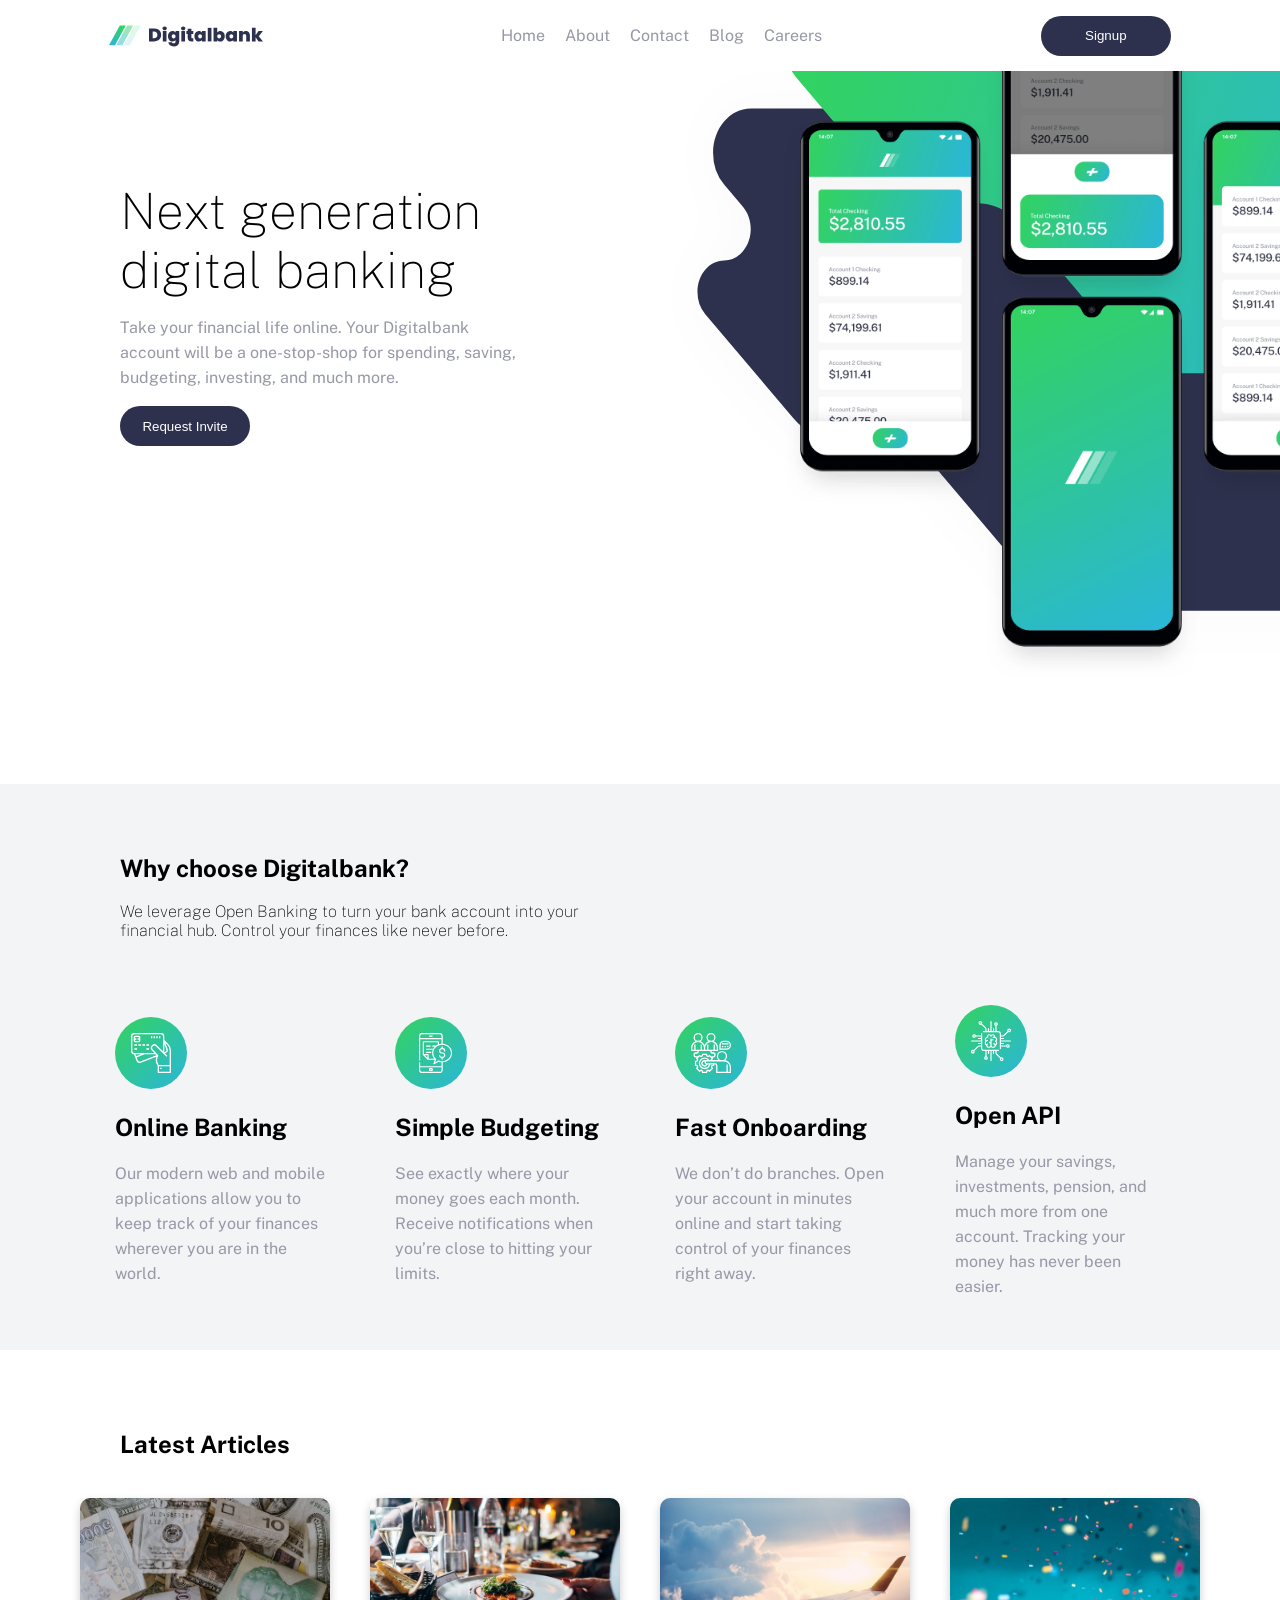
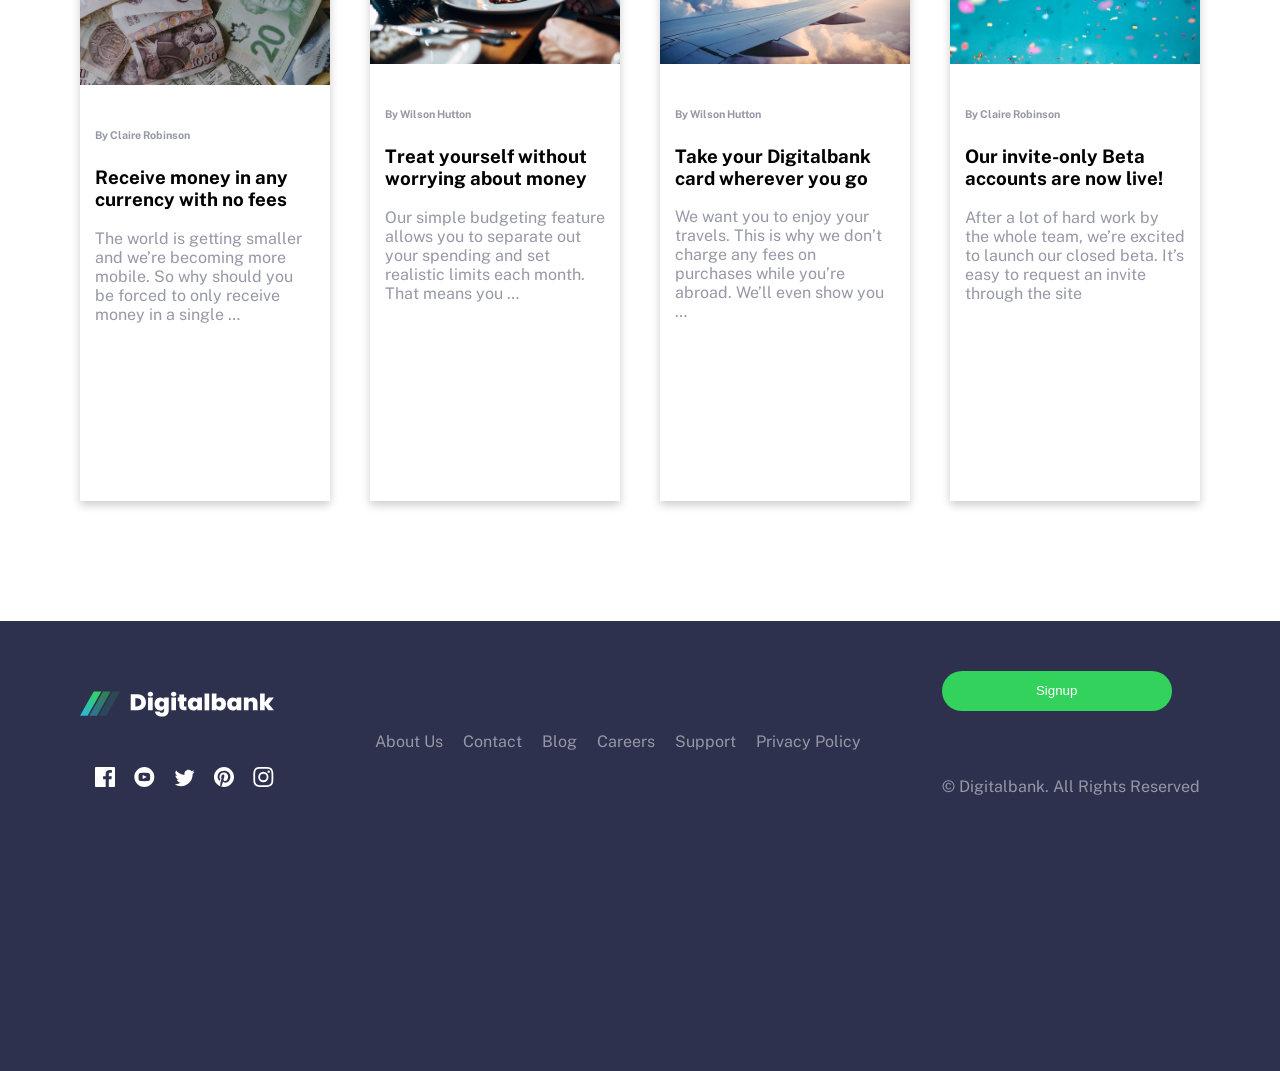
<file: index.html>
<!DOCTYPE html>
<html lang="en">
<head>
    <link rel="stylesheet" href="index.css">
    <meta charset="UTF-8">
    <meta name="viewport" content="width=device-width, initial-scale=1.0">
    <title>Digital bank</title>
</head>
<body>
      <nav>
        <img src="/images/logo-dark.svg" alt="logo-dark">

        
        <div class="hamburger-menu">
            <img src="/images/icon-hamburger.svg" alt="menu">
        </div>
        

        <ul>
            <li><a href="">Home</a></li>
            <li><a href="">About</a></li>
            <li><a href="">Contact</a></li>
            <li><a href="">Blog</a></li>
            <li><a href="">Careers</a></li>
        </ul>

        <a href="login.html" class="signup">
            <button >Signup</button>
        </a>
    </nav>

    <main>
        <div class="body-text">
            <h1>Next generation digital banking</h1>
            <p>Take your financial life online. Your Digitalbank account will be a one-stop-shop for spending, saving, budgeting, investing, and much more.</p>
            <button>Request Invite</button>
        </div>

         <div class="body-images">
            <img src="/images/bg-intro-desktop.svg" alt="" class="image1">
            <img src="/images/image-mockups.png" alt="" class="image2">
        </div>
    </main>


    <section class="section-one">
        <div class="body2-first">
            <h1>Why choose Digitalbank?</h1>
        <p>We leverage Open Banking to turn your bank account into your financial hub. Control your finances like never before.</p>
        </div>

        <div class="body2-second">

            <div class="first-card-set">
                <img src="/images/icon-online.svg" alt="">
                <h2>Online Banking</h2>
                <p>Our modern web and mobile applications allow you to keep track of your finances wherever you are in the world.</p>
            </div>

            <div class="first-card-set">
                <img src="/images/icon-budgeting.svg" alt="">
                <h2>Simple Budgeting</h2>
                <p>See exactly where your money goes each month. Receive notifications when you’re close to hitting your limits.</p>
            </div>

            <div class="first-card-set">
                <img src="/images/icon-onboarding.svg" alt="">
                <h2>Fast Onboarding</h2>
                <p>We don’t do branches. Open your account in minutes online and start taking control of your finances right away.</p>
            </div>

            <div class="first-card-set">
                <img src="/images/icon-api.svg" alt="">
                <h2>Open API</h2>
                <p>Manage your savings, investments, pension, and much more from one account. Tracking your money has never been easier.</p>
            </div>

        </div>
    </section>

    <section class="section-two">
        <div class="s2-h1">
            <h1>Latest Articles</h1>
        </div>

        <div class="s2-cards">

            <div class="s2-card">
                <img src="/images/image-currency.jpg" alt="">
                <div class="s2-card-text">
                <h6>By Claire Robinson</h6>
                <h3>Receive money in any currency with no fees</h3>
                <p>The world is getting smaller and we’re becoming more mobile. So why should you be forced to only receive money in a single …</p>
                </div>
            </div>

            <div class="s2-card">
                <img src="/images/image-restaurant.jpg" alt="">
                <div class="s2-card-text">
                <h6>By Wilson Hutton</h6>
                <h3>Treat yourself without worrying about money</h3>
                <p>Our simple budgeting feature allows you to separate out your spending and set realistic limits each month. That means you …</p>
                </div>
            </div>

            <div class="s2-card">
                <img src="/images/image-plane.jpg" alt="">
                <div class="s2-card-text">
                <h6>By Wilson Hutton</h6>
                <h3>Take your Digitalbank card wherever you go</h3>
                <p>We want you to enjoy your travels. This is why we don’t charge any fees on purchases while you’re abroad. We’ll even show you …</p>
                </div>
            </div>

            <div class="s2-card">
                <img src="/images/image-confetti.jpg" alt="">
                <div class="s2-card-text">
                <h6>By Claire Robinson</h6>
                <h3>Our invite-only Beta accounts are now live!</h3>
                <p>After a lot of hard work by the whole team, we’re excited to launch our closed beta. It’s easy to request an invite through the site</p>
                </div>
            </div>
        </div>
    </section>

    <footer>
        <div class="footer">
            <div class="logo">
                <img src="/images/logo-light.svg" alt="">
                <div class="icons">
                    <img src="/images/icon-facebook.svg" alt="">
                    <img src="/images/icon-youtube.svg" alt="">
                    <img src="/images/icon-twitter.svg" alt="">
                    <img src="/images/icon-pinterest.svg" alt="">
                    <img src="/images/icon-instagram.svg" alt="">

                </div>
            </div>
            <ul>
                <li><a href="">About Us</a></li>
                <li><a href="">Contact</a></li>
                <li><a href="">Blog</a></li>
                <li><a href="">Careers</a></li>
                <li><a href="">Support</a></li>
                <li><a href="">Privacy Policy</a></li>
            </ul>

            <div class="button">
                <button >Signup</button>
                <p>© Digitalbank. All Rights Reserved</p>
            </div>
            
        </div>
    </footer>
</body>
</html>
</file>
<file: index.css>
@import url('https://fonts.googleapis.com/css2?family=Karla:ital,wght@0,200..800;1,200..800&family=Public+Sans:ital,wght@0,100..900;1,100..900&display=swap');

body{
    padding: 0;
    margin: 0;
    overflow-x: hidden;
    font-family: "Public Sans", sans-serif;
}

nav{
    display: flex;
    justify-content: space-around;
    align-items: center;
    position: relative;
    z-index: 3;
    padding: 10px;
    background-color: white;
}

ul{
    display: flex;
}

li{
    list-style: none;
}

li a{
    text-decoration: none;
    margin-right: 20px;
    color: hsl(233, 8%, 62%);
}

nav button{
    width: 130px;
    height: 40px;
    border: none;
    border-radius: 20px;
    background-color: hsl(233, 26%, 24%);
    color: white;
}

.hamburger-menu {
    display: none;
}

.signup {
    text-decoration: none;
}


main{
    height: 67vh;
}

.body-text{
    margin-left: 120px;
    margin-top: 110px;
    width: 400px;
}

.body-text h1 {
    font-size: 50px;
    margin-bottom: 0;
    font-weight: lighter;
}

.body-text p {
    line-height: 25px;
    color: hsl(233, 8%, 62%);
}

.body-text button{
    width: 130px;
    height: 40px;
    border: none;
    border-radius: 20px;
    background-color: hsl(233, 26%, 24%);
    color: white;
}
.body-images {
    position: relative; 
}

.image1 {
    width: 65%;
    height: 800px;
    position: absolute;
    margin-top: -575px;
    margin-left: 650px;
}

.image2 {
    width: 48%;
    position: absolute;
    margin-top: -520px;
    margin-left: 785px;
}

.section-one{
    background-color: hsl(220, 16%, 96%);
    padding-top: 50px;
}

.body2-first{
    margin-left: 120px;
    width: 500px;
    font-weight: lighter;
}

.body2-second{
    display: flex;
    justify-content: center;
    align-items: center;
    margin: 80px;
    margin-top: 40px;
}

.first-card-set{
    width: 300px;
    padding: 35px;
    padding-top: 25px;
}

.first-card-set p {
   line-height: 25px;
   color: hsl(233, 8%, 62%);
}

.s2-h1{
    margin-left: 120px;
    width: 500px;
    font-weight: lighter;
}

.s2-cards{
    display: flex;
    justify-content: center;
    align-items: center;
}

.s2-card{
    margin: 20px;
    width: 250px;
    background-color: white;
    border-radius: 10px 10px 0 0;
    box-shadow: 0 4px 10px rgba(0, 0, 0, 0.2);
    height: 67vh;
}

.s2-card img {
    width: 100%;
    border-radius: 10px 10px 0 0;
}

.s2-card-text {
    padding: 15px;
}

.s2-card-text p {
    color: hsl(233, 8%, 62%);
}

.s2-card-text h6 {
    color: hsl(233, 8%, 62%);
}

footer{
    background-color: hsl(233, 26%, 24%);
    height: 50vh;
    margin-top: 100px;
}

.footer {
    display: flex;
    justify-content: space-around;
    align-items: center;
    padding: 50px;
}

.logo {
    display: flex;
    flex-direction: column;
    justify-content: center;
    gap: 50px;
}

.icons img {
    margin-left: 15px;
}

.button {
    display: flex;
    flex-direction: column;
    justify-content: center;
    gap: 50px;
}

.button p {
    color: hsl(233, 8%, 62%);
}

.button button {
    width: 230px;
    height: 40px;
    border: none;
    border-radius: 20px;
    background-color: hsl(136, 64%, 51%);
    color: white;
}

/* =========================================
   MEDIA QUERY FOR PHONES AND TABLETS
   (Screens 768px and smaller)
   ========================================= */

@media screen and (max-width: 1024px) {
    
    /* 1. STOP THE PAGE FROM SCROLLING SIDEWAYS */
    html, body {
        overflow-x: hidden !important;
        width: 100% !important;
        margin: 0 !important;
        padding: 0 !important;
    }

    /* 2. NAVIGATION */
    nav {
        justify-content: space-between !important;
        padding: 20px;
        gap: 120px;
    }

    nav ul, nav button {
        display: none !important; /* Hide desktop links and button */
    }

    .hamburger-menu {
        display: block !important;
        width: 24px;
        cursor: pointer;
    }

    /* 3. HERO SECTION */
    main {
        height: auto !important;
        display: flex;
        flex-direction: column-reverse; /* Puts image on top, text on bottom */
        align-items: center;
        padding-bottom: 40px;
    }

    /* THIS IS THE FIX FOR THE EMPTY SPACE */
    .body-images {
        position: relative;
        width: 100% !important;
        height: 350px;
        overflow: hidden !important; /* Cuts off image spillover */
        margin: 0 !important;
        padding: 0 !important;
    }

    .image1 {
        width: 200% !important;
        height: auto !important;
        position: absolute;
        top: -50px !important;
        left: 50% !important;
        transform: translateX(-50%) !important;
        margin: 0 !important; /* Removes the 650px margin */
    }

    .image2 {
        width: 80% !important;
        position: absolute;
        top: 0 !important;
        left: 50% !important;
        transform: translateX(-50%) !important;
        margin: 0 !important; /* Removes the 785px margin */
    }

    .body-text {
        margin-left: 0 !important;
        margin-top: 30px !important;
        width: 100% !important;
        padding: 0 20px !important;
        box-sizing: border-box !important;
        text-align: center;
    }

    .body-text h1 {
        font-size: 35px !important;
    }

    /* 4. "WHY CHOOSE" SECTION */
    .section-one {
        padding: 50px 20px !important;
        text-align: center;
    }

    .body2-first {
        margin-left: 0 !important;
        width: 100% !important;
    }

    .body2-first h1 {
        font-size: 30px !important;
    }

    .body2-second {
        flex-direction: column !important;
        margin: 40px 0 !important;
    }

    .first-card-set {
        width: 100% !important;
        max-width: 350px;
        padding: 20px 0 !important;
        text-align: center;
    }

    /* 5. LATEST ARTICLES */
    .section-two {
        padding: 50px 20px !important;
    }

    .s2-h1 {
        margin-left: 0 !important;
        width: 100% !important;
        text-align: center;
    }

    .s2-h1 h1 {
        font-size: 30px !important;
    }

    .s2-cards {
        flex-direction: column !important;
        align-items: center;
        margin-top: 30px;
    }

    .s2-card {
        width: 100% !important;
        max-width: 350px;
        height: auto !important;
        margin: 15px 0 !important;
    }

    .s2-card img {
        height: 200px;
        object-fit: cover;
    }

    /* 6. FOOTER */
    footer {
        height: auto !important;
        padding: 40px 20px !important;
        margin-top: 50px !important;
    }

    .footer {
        flex-direction: column !important;
        padding: 0 !important;
        gap: 30px !important;
        text-align: center;
    }

    .icons {
        display: flex;
        justify-content: center;
        gap: 15px;
    }

    .icons img {
        margin-left: 0 !important;
    }

    .footer ul {
        flex-direction: column !important;
        gap: 15px !important;
        padding: 0 !important;
    }

    .footer ul li a {
        margin-right: 0 !important;
    }

    .button {
        width: 100%;
        align-items: center;
    }

    .button button {
        width: 100% !important;
        max-width: 250px;
    }
}
</file>
